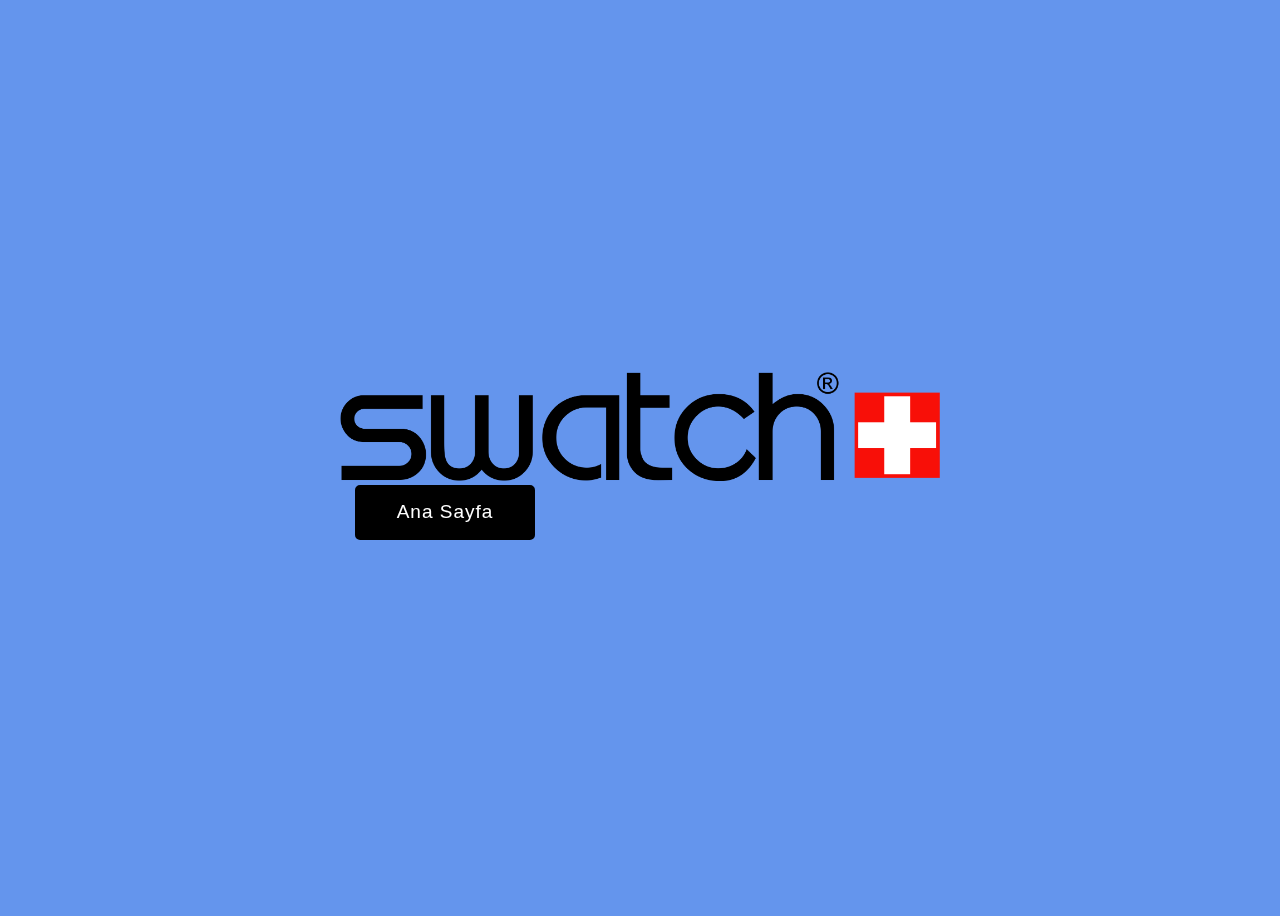
<file: index.html>
<!DOCTYPE html>
<html lang="en">
<head>
    <meta charset="UTF-8">
    <meta http-equiv="X-UA-Compatible" content="IE=edge">
    <meta name="viewport" content="width=device-width, initial-scale=1.0">
    <title>Swatch</title>
    <link rel="stylesheet" href="index.css">
</head>
<body>
<div class="giris">
    <div id="box-container">
        <div id="box-1">
            <div id="box-2">
                <center>
                <img class="marka" src="İmage6/logo.png" alt="">
            </center>
                <span> <a href="anasayfa.html"> </a></span>
            </div>
        </div>
        
      </div>
    </div>
</body>
</html>
</file>
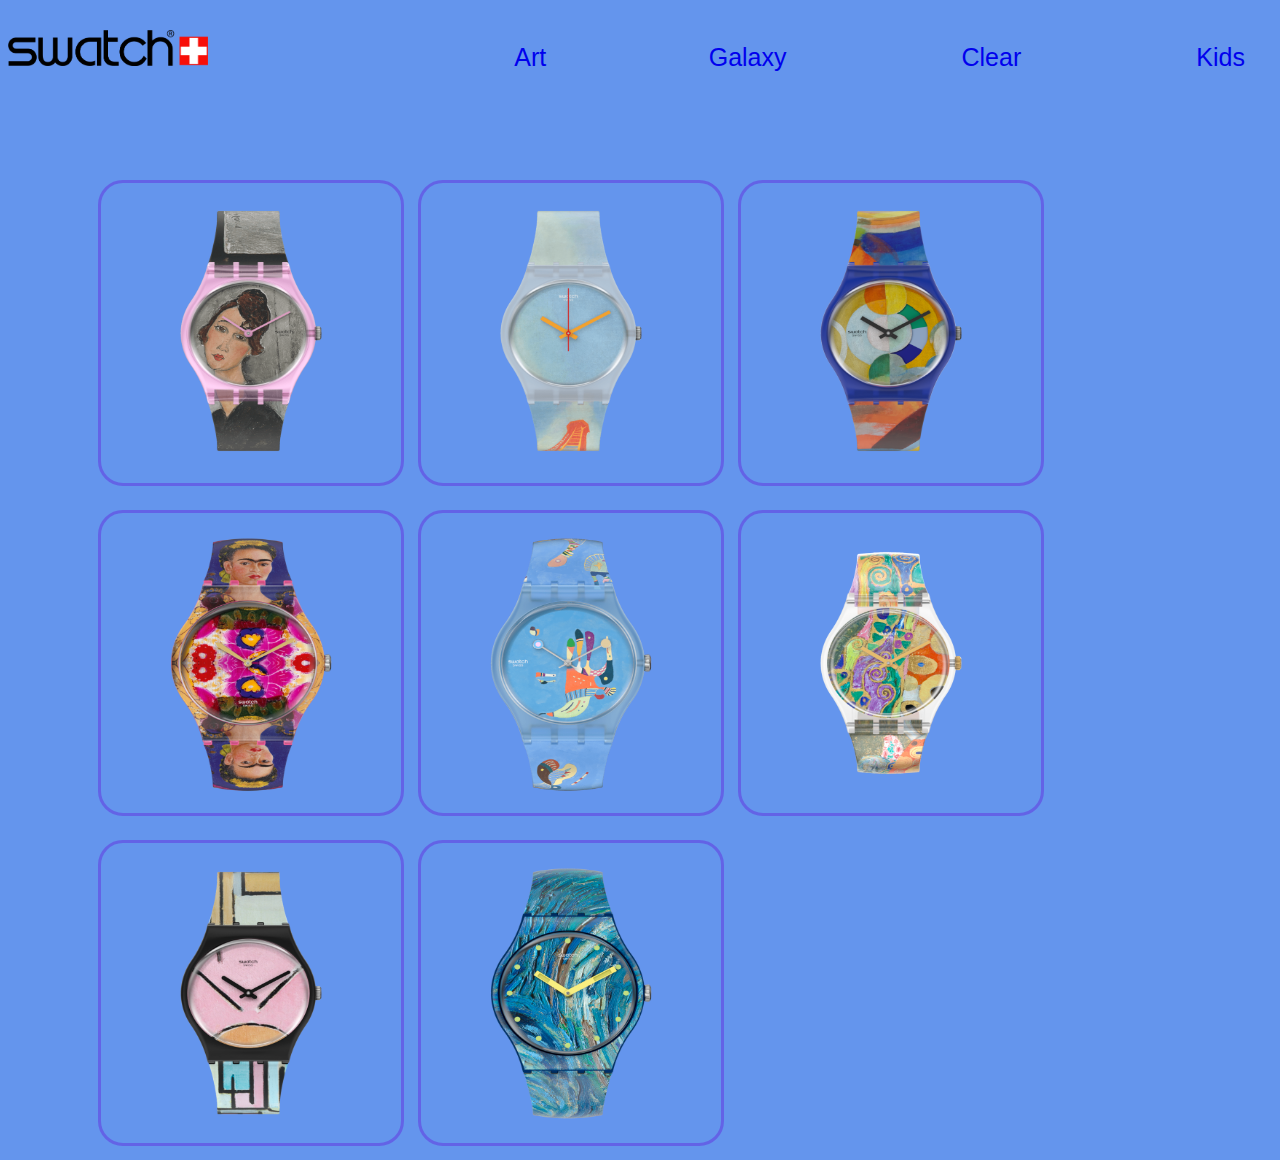
<file: anasayfa.html>
<!DOCTYPE html>
<html lang="en">
<head>
    <meta charset="UTF-8">
    <meta http-equiv="X-UA-Compatible" content="IE=edge">
    <meta name="viewport" content="width=device-width, initial-scale=1.0">
    <title>Swatch | Ana Sayfa</title>
    <link rel="stylesheet" href="index.css">
    <link rel="stylesheet" href="https://fonts.googleapis.com/icon?family=Material+Icons">
</head>

<body>  

   
   <!-- Navbar - Start -->

   
    <div class=" baslik">
        <a href="anasayfa.html"><img class="logo1" src="İmage6/logo.png" alt=""> </a>
            <a class="button" href="anasayfa.html">Art</a>&nbsp; &nbsp; &nbsp; &nbsp; &nbsp;

                <a class="button" href="Galaxy.html">Galaxy</a>&nbsp; &nbsp; &nbsp; &nbsp; &nbsp; &nbsp;
           
                     <a class="button" href="clear.html">Clear</a>&nbsp; &nbsp; &nbsp; &nbsp; &nbsp; &nbsp;
               
                         <a class="button" href="çocuk.html">Kids</a>&nbsp; &nbsp; &nbsp; &nbsp; &nbsp; &nbsp;
                
    </div>

<div class="page">

<div class="urunler">
    <a href=""><img class="saat" src="İmage3/art1.png" alt=""></a>
</div>
<div class="urunler">
    <a href=""> <img class="saat" src="İmage3/art2.png" alt="">  </a>
</div>   

<div class="urunler">
    <a href=""><img class="saat" src="İmage3/art3.png" alt=""></a>
</div>

<div class="urunler">
    <a href=""><img class="saat" src="İmage3/art4.png" alt=""></a>
</div>

<div class="urunler">
    <a href=""><img class="saat" src="İmage3/art5.png" alt=""></a>
</div>
<div class="urunler">
    <a href=""><img class="saat" src="İmage3/art6.png" alt=""></a>
</div>
<div class="urunler">
    <a href=""><img class="saat" src="İmage3/art7.png" alt=""></a>

</div>
<div class="urunler">
    <a href=""><img class="saat" src="İmage3/art8.png" alt=""></a>
</div>


</div>

</body>
</html>
</file>
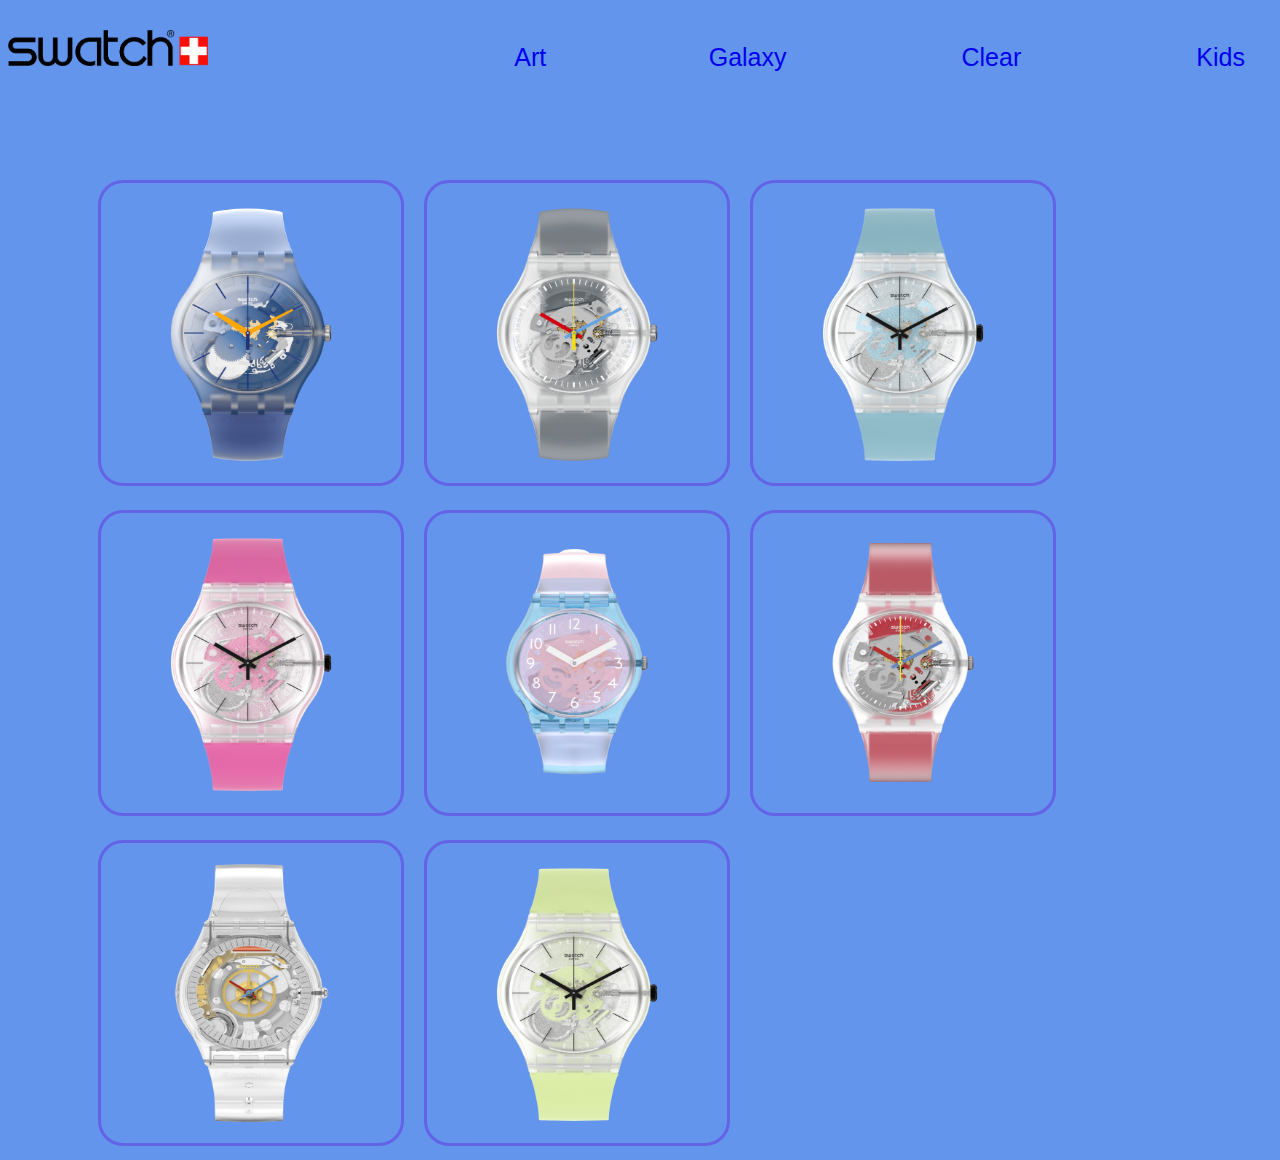
<file: clear.html>
<!DOCTYPE html>
<html lang="en">
<head>
    <meta charset="UTF-8">
    <meta http-equiv="X-UA-Compatible" content="IE=edge">
    <meta name="viewport" content="width=device-width, initial-scale=1.0">
    <title>Swatch | Clear</title>
    <link rel="stylesheet" href="index.css">
</head>
<body>
    <!-- Navbar - Start -->
    <div class=" baslik">
        <a href="anasayfa.html"><img class="logo1" src="İmage6/logo.png" alt=""> </a>
            <a class="button" href="anasayfa.html">Art</a>&nbsp; &nbsp; &nbsp; &nbsp; &nbsp;

                <a class="button" href="Galaxy.html">Galaxy</a>&nbsp; &nbsp; &nbsp; &nbsp; &nbsp; &nbsp;
           
                     <a class="button" href="clear.html">Clear</a>&nbsp; &nbsp; &nbsp; &nbsp; &nbsp; &nbsp;
               
                         <a class="button" href="çocuk.html">Kids</a>&nbsp; &nbsp; &nbsp; &nbsp; &nbsp; &nbsp;
                
    </div>
    <div class="page">
        <section>
        <div class="clear">
            <a href=""><img class="saat" src="İmage5/blue.png" alt=""></a>
        </div>
        <div class="clear">
            <a href=""> <img class="saat" src="İmage5/gray.png" alt="">  </a>
        </div>   
        
        <div class="clear">
            <a href=""><img class="saat" src="İmage5/green.png" alt=""></a>
        </div>
        
        <div class="clear">
            <a href=""><img class="saat" src="İmage5/pink.png" alt=""></a>
        </div>
        
        <div class="clear">
            <a href=""><img class="saat" src="İmage5/purple.png" alt=""></a>
        </div>
        <div class="clear">
            <a href=""><img class="saat" src="İmage5/red.png" alt=""></a>
        </div>
        <div class="clear">
            <a href=""><img class="saat" src="İmage5/white.png" alt=""></a>
        
        </div>
        <div class="clear">
            <a href=""><img class="saat" src="İmage5/yellow.png" alt=""></a>
        </div>
        
          
        </section>
        
        </div>







</body>
</html>
</file>
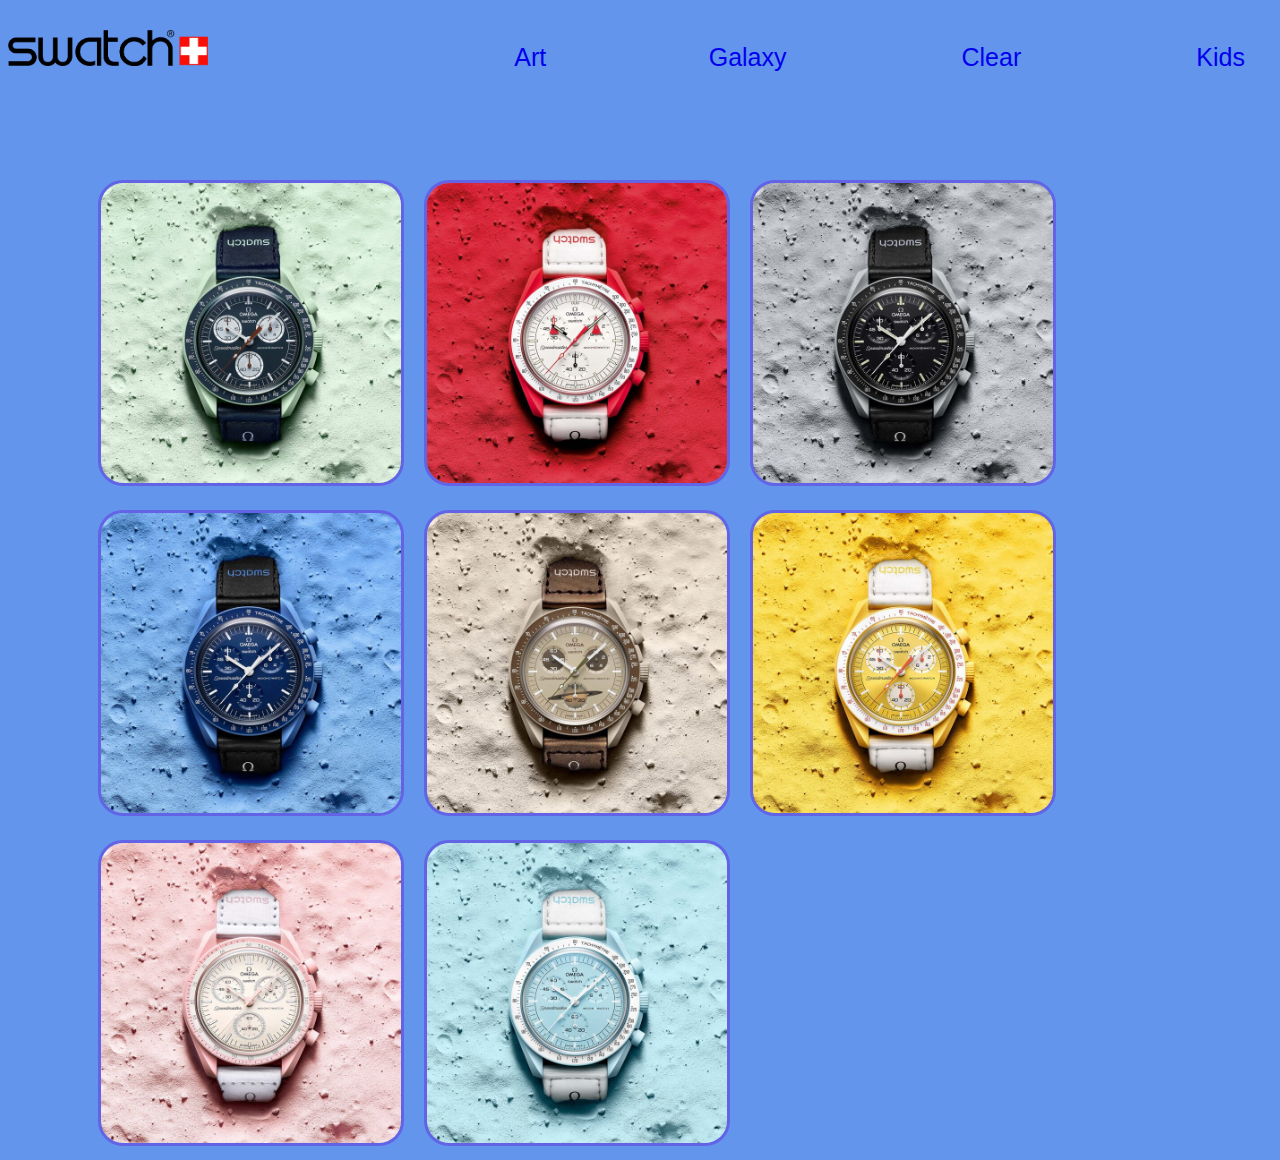
<file: Galaxy.html>
<!DOCTYPE html>
<html lang="en">
<head>
    <meta charset="UTF-8">
    <meta http-equiv="X-UA-Compatible" content="IE=edge">
    <meta name="viewport" content="width=device-width, initial-scale=1.0">
    <title>Swatch | Galaxy</title>
    <link rel="stylesheet" href="index.css">
</head>
<body>
    <!-- Navbar - Start -->
    <div class=" baslik">
        <a href="anasayfa.html"><img class="logo1" src="İmage6/logo.png" alt=""> </a>
            <a class="button" href="anasayfa.html">Art</a>&nbsp; &nbsp; &nbsp; &nbsp; &nbsp;

                <a class="button" href="Galaxy.html">Galaxy</a>&nbsp; &nbsp; &nbsp; &nbsp; &nbsp; &nbsp;
           
                     <a class="button" href="clear.html">Clear</a>&nbsp; &nbsp; &nbsp; &nbsp; &nbsp; &nbsp;
               
                         <a class="button" href="çocuk.html">Kids</a>&nbsp; &nbsp; &nbsp; &nbsp; &nbsp; &nbsp;
                
    </div>
    <div class="page">
        <section>
        <div class="galaxy">
            <a href=""><img class="saat" src="İmage1/a.jpg" alt=""></a>
        </div>
        <div class="galaxy">
            <a href=""> <img class="saat" src="İmage1/b.jpg" alt="">  </a>
        </div>   
        
        <div class="galaxy">
            <a href=""><img class="saat" src="İmage1/d.jpg" alt=""></a>
        </div>
        
        <div class="galaxy">
            <a href=""><img class="saat" src="İmage1/e.jpg" alt=""></a>
        </div>
        
        <div class="galaxy">
            <a href=""><img class="saat" src="İmage1/g.jpg" alt=""></a>
        </div>
        <div class="galaxy">
            <a href=""><img class="saat" src="İmage1/h.jpg" alt=""></a>
        </div>
        <div class="galaxy">
            <a href=""><img class="saat" src="İmage1/i.jpg" alt=""></a>
        
        </div>
        <div class="galaxy">
            <a href=""><img class="saat" src="İmage1/ı.jpg" alt=""></a>
        </div>
        
          
        </section>
        
        </div>
    
</body>
</html>
</file>
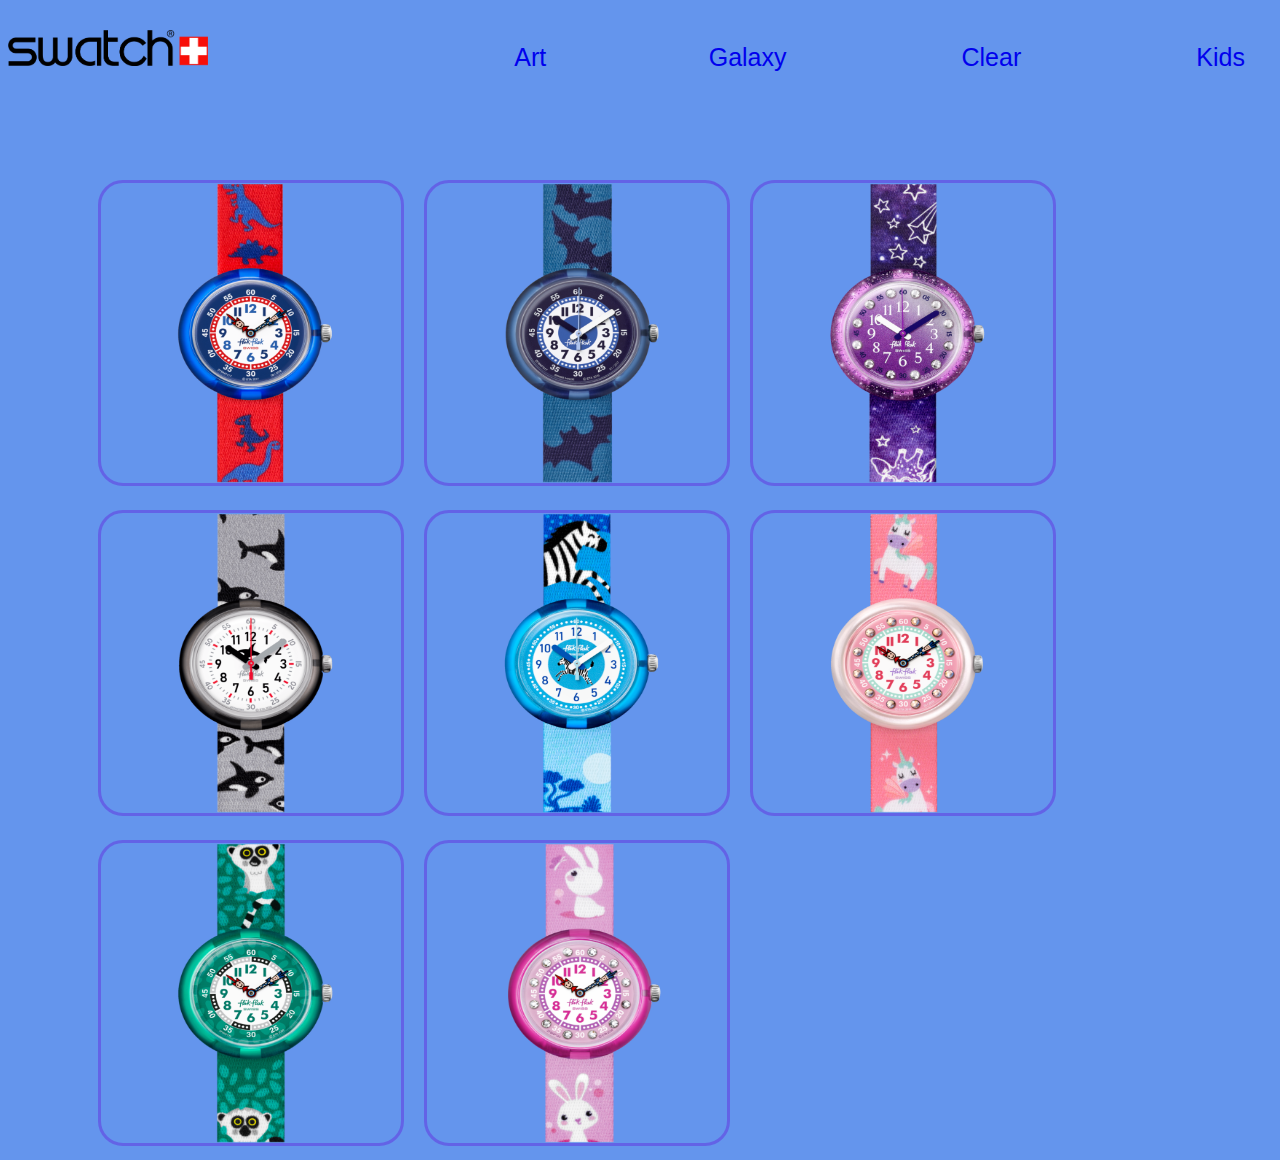
<file: çocuk.html>
<!DOCTYPE html>
<html lang="en">
<head>
    <meta charset="UTF-8">
    <meta http-equiv="X-UA-Compatible" content="IE=edge">
    <meta name="viewport" content="width=device-width, initial-scale=1.0">
    <title>Swatch | Kids</title>
    <link rel="stylesheet" href="index.css">
</head>

<body>
<!-- Navbar - Start -->
<div class=" baslik">
    <a href="anasayfa.html"><img class="logo1" src="İmage6/logo.png" alt=""> </a>
        <a class="button" href="anasayfa.html">Art</a>&nbsp; &nbsp; &nbsp; &nbsp; &nbsp;

            <a class="button" href="Galaxy.html">Galaxy</a>&nbsp; &nbsp; &nbsp; &nbsp; &nbsp; &nbsp;
       
                 <a class="button" href="clear.html">Clear</a>&nbsp; &nbsp; &nbsp; &nbsp; &nbsp; &nbsp;
           
                     <a class="button" href="çocuk.html">Kids</a>&nbsp; &nbsp; &nbsp; &nbsp; &nbsp; &nbsp;
            
</div>
    <div class="page">
        <section>
        <div class="kids">
            <a href=""><img class="saat" src="İmage4/bır.png" alt=""></a>
        </div>
        <div class="kids">
            <a href=""> <img class="saat" src="İmage4/on.png" alt="">  </a>
        </div>   
        
        <div class="kids">
            <a href=""><img class="saat" src="İmage4/onbır.png" alt=""></a>
        </div>
        
        <div class="kids">
            <a href=""><img class="saat" src="İmage4/ondort.png" alt=""></a>
        </div>
        
        <div class="kids">
            <a href=""><img class="saat" src="İmage4/onıkı.png" alt=""></a>
        </div>
        <div class="kids">
            <a href=""><img class="saat" src="İmage4/ıkı.png" alt=""></a>
        </div>
        <div class="kids">
            <a href=""><img class="saat" src="İmage4/sekız.png" alt=""></a>
        
        </div>
        <div class="kids">
            <a href=""><img class="saat" src="İmage4/uc.png" alt=""></a>
        </div>
        
          
        </section>
        
        </div>


    
</body>
</html>
</file>
<file: index.css>
.marka {
   width: 600px;   
}


@import url('https://fonts.googleapis.com/css?family=Montserrat:600&display=swap');
.giris {
  margin: 0;
  padding: 0;
  display: flex;
  height: 100vh;
  align-items: center;
  justify-content: center;
  background:cornflowerblue;
}
span{
  position: relative;
  display: inline-flex;
  width: 180px;
  height: 55px;
  margin: 0 15px;
  perspective: 1000px;
}
span a{
  font-size: 19px;
  letter-spacing: 1px;
  transform-style: preserve-3d;
  transform: translateZ(-25px);
  transition: transform .25s;
  font-family: 'Montserrat', sans-serif;
  
}
span a:before,
span a:after{
  position: absolute;
  content: "Ana Sayfa";
  height: 55px;
  width: 180px;
  display: flex;
  align-items: center;
  justify-content: center;
  border: 5px solid black;
  box-sizing: border-box;
  border-radius: 5px;
}
span a:before{
  color: #fff;
  background: #000;
  transform: rotateY(0deg) translateZ(25px);
}
span a:after{
  color: #000;
  transform: rotateX(90deg) translateZ(25px);
}
span a:hover{
  transform: translateZ(-25px) rotateX(-90deg);
}


body {
  background-color: cornflowerblue;
}

.baslık {
font-size: 20px;
padding-bottom: 500px;
}



.material-icons {
border: 1px solid black;
}

.kutu1 {
  width: 25px;
  float: left;
  margin-bottom: 500px;
  margin-left: 10px;
  padding-left: 10px;
}

.kutu2 {
  width: 25px;
  float: left;
  margin-bottom: 500px;
  margin-left: 10px;
  padding-left: 10px;
}



.saat{
  border: 3px solid rgb(99, 99, 230);
  border-radius: 25px;
  width: 300px;
  height: 300px;
   
}

.urunler {
  width: 300px;
  float: left;
  margin: 10px;

 border-radius: 25px;
}
.galaxy {
  float: left;
  margin: 10px;
  
}
.kids {
  float: left;
  margin: 10px;
  
 border-radius: 25px;
}

.clear {
  float: left;
  margin: 10px;

  border-radius: 25px;
}

.page {
padding-left: 80px;
height: 800px;
}

.baslik {
font-size: 25px;
margin-top: 30px;
margin-bottom: 70px;  

}
a {
  text-decoration: none;
}

.button {
font-family: 'Gill Sans', 'Gill Sans MT', Calibri, 'Trebuchet MS', sans-serif;
padding-left: 100px;
}

.logo1 {
width: 200px;
margin-right: 200px;

}
</file>
